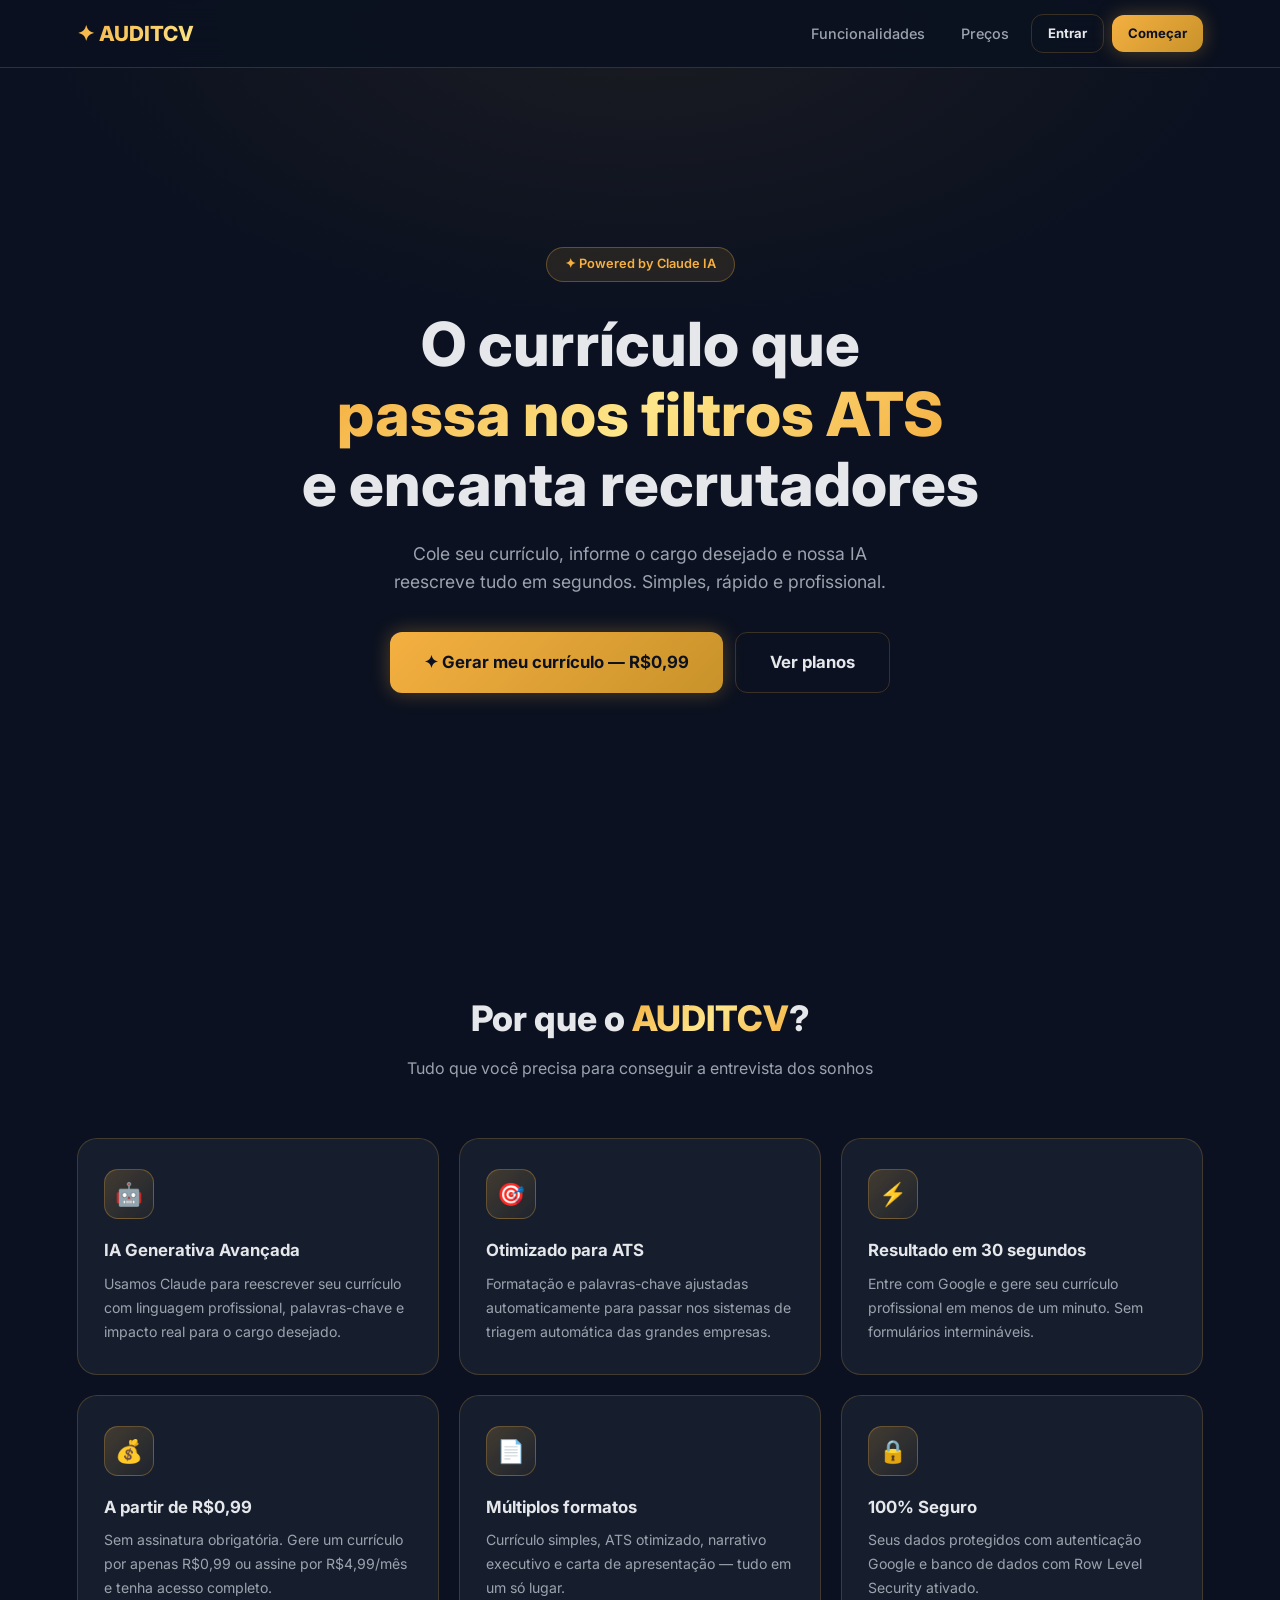
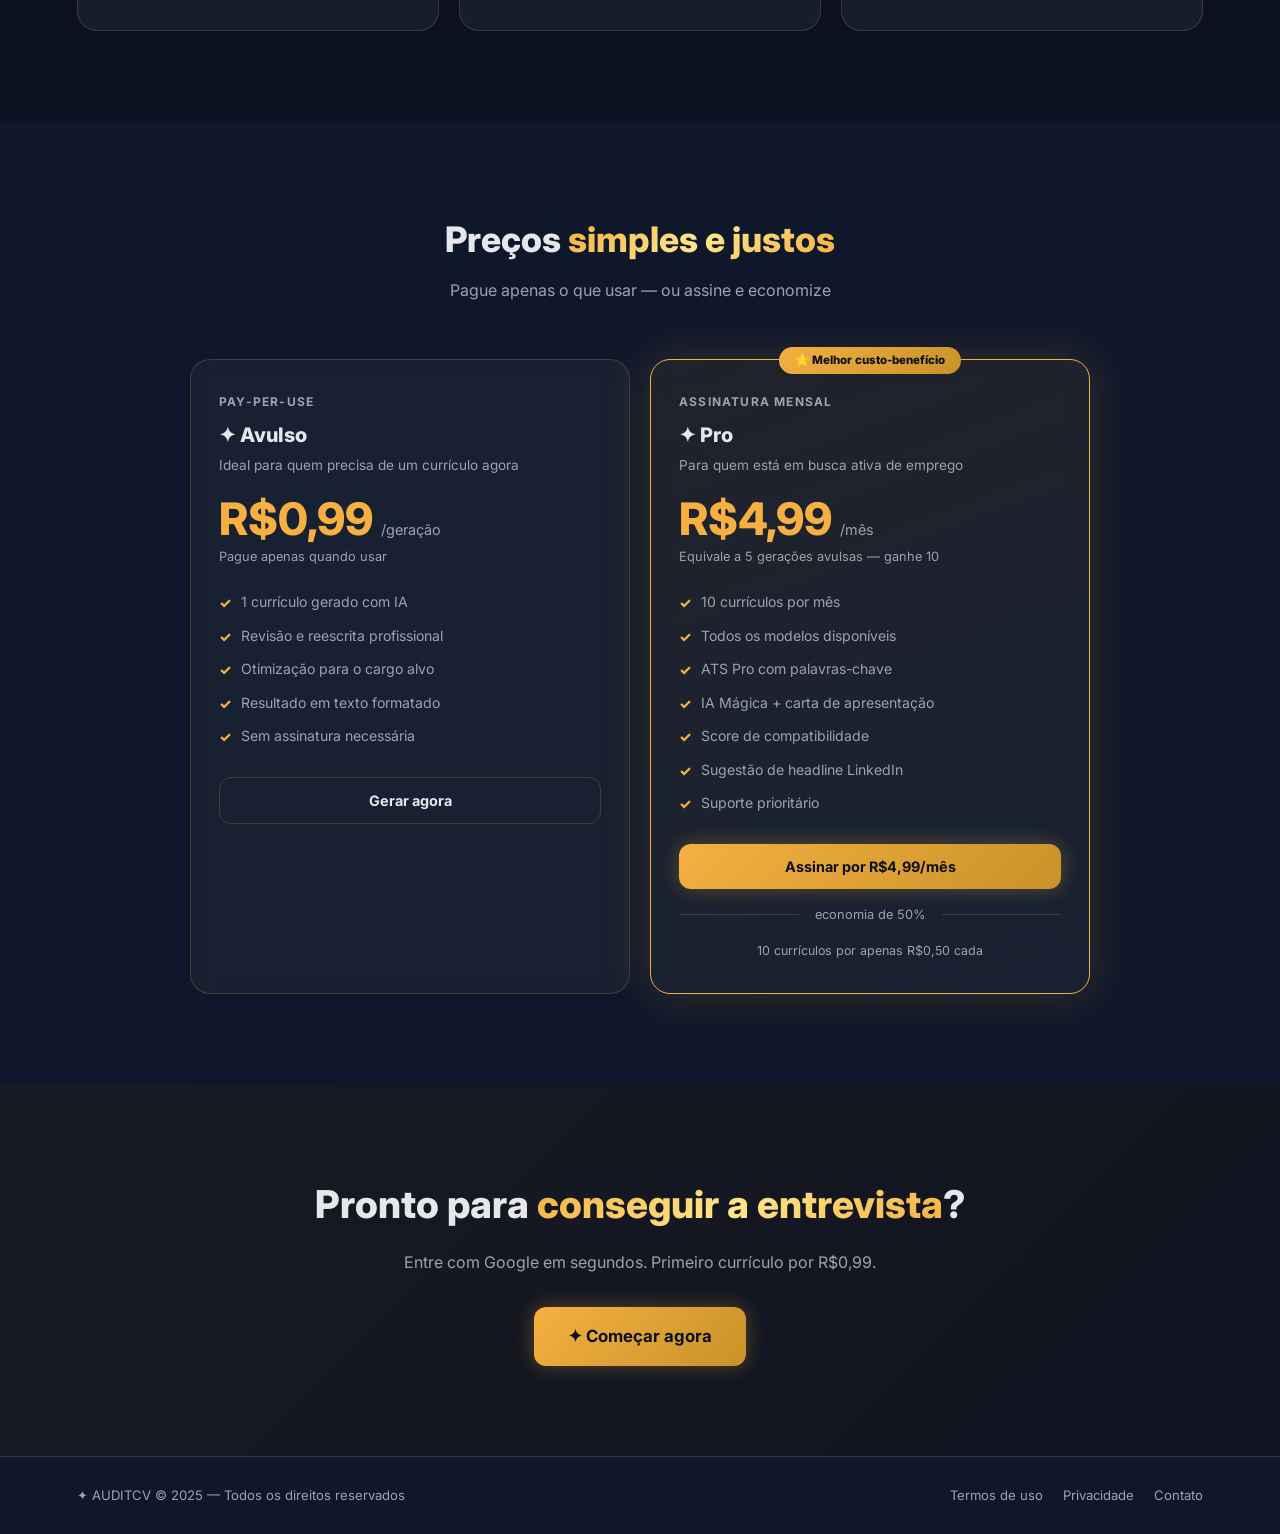
<file: index.html.html>
<!DOCTYPE html>
<html lang="pt-BR">
<head>
  <meta charset="UTF-8"/>
  <meta name="viewport" content="width=device-width, initial-scale=1.0"/>
  <title>AUDITCV — Currículo com IA que passa em tudo</title>
  <link rel="preconnect" href="https://fonts.googleapis.com"/>
  <link href="https://fonts.googleapis.com/css2?family=Inter:wght@300;400;500;600;700;800&display=swap" rel="stylesheet"/>
  <style>
    /* ── Reset ── */
    *, *::before, *::after { box-sizing: border-box; margin: 0; padding: 0; }
    :root {
      --bg: #0B1120; --bg2: #0F172A; --bg3: #1E293B;
      --gold: #F5B041; --gold-dim: #C8922A; --gold-glow: rgba(245,176,65,.15);
      --text: #E5E7EB; --muted: #9CA3AF;
      --border: rgba(245,176,65,.2); --card: rgba(31,41,55,.6);
      --r: 12px; --rl: 20px;
    }
    html { scroll-behavior: smooth; }
    body { font-family: 'Inter', sans-serif; background: var(--bg); color: var(--text); line-height: 1.6; min-height: 100vh; -webkit-font-smoothing: antialiased; }
    a { color: var(--gold); text-decoration: none; }
    ::-webkit-scrollbar { width: 6px; } ::-webkit-scrollbar-track { background: var(--bg2); } ::-webkit-scrollbar-thumb { background: var(--gold-dim); border-radius: 3px; }

    /* ── Navbar ── */
    .nav {
      position: fixed; top: 0; left: 0; right: 0; z-index: 100;
      display: flex; align-items: center; justify-content: space-between;
      padding: 0 6%; height: 68px;
      background: rgba(11,17,32,.9); backdrop-filter: blur(16px);
      border-bottom: 1px solid var(--border);
    }
    .logo { font-size: 1.3rem; font-weight: 800; background: linear-gradient(135deg,var(--gold),#FDE68A); -webkit-background-clip: text; -webkit-text-fill-color: transparent; background-clip: text; }
    .nav-links { display: flex; align-items: center; gap: 8px; }
    .nav-link { padding: 8px 14px; border-radius: 8px; color: var(--muted); font-size: .9rem; font-weight: 500; transition: all .2s; }
    .nav-link:hover { color: var(--gold); background: var(--gold-glow); }
    .btn { display: inline-flex; align-items: center; gap: 8px; padding: 11px 22px; border-radius: var(--r); font-family: inherit; font-size: .9rem; font-weight: 700; cursor: pointer; border: none; transition: all .25s; text-decoration: none; }
    .btn-primary { background: linear-gradient(135deg,var(--gold),var(--gold-dim)); color: #0B1120; box-shadow: 0 0 20px rgba(245,176,65,.3); }
    .btn-primary:hover { transform: translateY(-2px); box-shadow: 0 0 32px rgba(245,176,65,.5); }
    .btn-outline { background: transparent; border: 1.5px solid var(--border); color: var(--text); }
    .btn-outline:hover { border-color: var(--gold); color: var(--gold); background: var(--gold-glow); }
    .btn-sm { padding: 8px 16px; font-size: .82rem; }
    .btn-lg { padding: 16px 34px; font-size: 1.05rem; }

    /* ── Hero ── */
    .hero {
      min-height: 100vh; display: flex; align-items: center; justify-content: center;
      text-align: center; padding: 120px 20px 80px;
      background: radial-gradient(ellipse 80% 60% at 50% 0%, rgba(245,176,65,.07) 0%, transparent 60%), var(--bg);
    }
    .hero-inner { max-width: 700px; }
    .pill { display: inline-flex; align-items: center; gap: 8px; background: rgba(245,176,65,.1); border: 1px solid rgba(245,176,65,.3); border-radius: 999px; padding: 6px 18px; font-size: .8rem; font-weight: 600; color: var(--gold); margin-bottom: 28px; }
    .hero h1 { font-size: clamp(2.2rem, 6vw, 3.8rem); line-height: 1.15; margin-bottom: 20px; font-weight: 800; }
    .grad { background: linear-gradient(135deg,var(--gold) 0%,#FDE68A 50%,var(--gold) 100%); -webkit-background-clip: text; -webkit-text-fill-color: transparent; background-clip: text; }
    .hero p { font-size: 1.1rem; color: var(--muted); max-width: 520px; margin: 0 auto 36px; }
    .cta-row { display: flex; gap: 12px; justify-content: center; flex-wrap: wrap; }

    /* ── Seções ── */
    section { padding: 90px 6%; }
    .sec-title { text-align: center; margin-bottom: 56px; }
    .sec-title h2 { font-size: clamp(1.6rem, 4vw, 2.2rem); font-weight: 800; margin-bottom: 10px; }
    .sec-title p { color: var(--muted); font-size: 1rem; }

    /* ── Features ── */
    .features-bg { background: var(--bg); }
    .grid-3 { display: grid; grid-template-columns: repeat(auto-fit, minmax(280px, 1fr)); gap: 20px; }
    .feat-card {
      background: var(--card); backdrop-filter: blur(12px);
      border: 1px solid var(--border); border-radius: var(--rl); padding: 30px 26px;
      transition: all .3s;
    }
    .feat-card:hover { border-color: rgba(245,176,65,.5); transform: translateY(-4px); box-shadow: 0 16px 48px rgba(245,176,65,.1); }
    .feat-icon { width: 50px; height: 50px; border-radius: 14px; background: linear-gradient(135deg,rgba(245,176,65,.2),rgba(245,176,65,.04)); border: 1px solid rgba(245,176,65,.3); display: flex; align-items: center; justify-content: center; font-size: 1.4rem; margin-bottom: 18px; }
    .feat-card h3 { font-size: 1.05rem; margin-bottom: 8px; font-weight: 700; }
    .feat-card p { color: var(--muted); font-size: .88rem; line-height: 1.7; }

    /* ── Preços ── */
    .pricing-bg { background: var(--bg2); }
    .grid-plans { display: grid; grid-template-columns: repeat(auto-fit, minmax(280px, 1fr)); gap: 20px; max-width: 900px; margin: 0 auto; }
    .plan {
      background: var(--card); backdrop-filter: blur(12px);
      border: 1px solid var(--border); border-radius: var(--rl); padding: 32px 28px;
      position: relative; transition: all .3s;
    }
    .plan:hover { transform: translateY(-4px); }
    .plan.featured {
      border-color: var(--gold);
      box-shadow: 0 0 50px rgba(245,176,65,.18);
      background: linear-gradient(160deg, rgba(245,176,65,.08), rgba(31,41,55,.6));
    }
    .plan-badge {
      position: absolute; top: -13px; left: 50%; transform: translateX(-50%);
      background: linear-gradient(135deg,var(--gold),var(--gold-dim));
      color: #0B1120; font-size: .72rem; font-weight: 800;
      padding: 4px 16px; border-radius: 999px; white-space: nowrap;
    }
    .plan-name { font-size: .75rem; font-weight: 700; text-transform: uppercase; letter-spacing: .1em; color: var(--muted); margin-bottom: 8px; }
    .plan-title { font-size: 1.25rem; font-weight: 800; margin-bottom: 4px; }
    .plan-desc { font-size: .85rem; color: var(--muted); margin-bottom: 20px; }
    .plan-price { margin: 16px 0 24px; }
    .plan-price .amount { font-size: 2.8rem; font-weight: 800; color: var(--gold); line-height: 1; }
    .plan-price .period { font-size: .9rem; color: var(--muted); margin-left: 4px; }
    .plan-price .sub { font-size: .8rem; color: var(--muted); margin-top: 4px; display: block; }
    .plan-features { list-style: none; display: flex; flex-direction: column; gap: 10px; margin-bottom: 28px; }
    .plan-features li { display: flex; align-items: flex-start; gap: 10px; font-size: .88rem; color: var(--muted); }
    .plan-features li::before { content: '✓'; color: var(--gold); font-weight: 800; flex-shrink: 0; margin-top: 1px; }
    .divider-plans { display: flex; align-items: center; justify-content: center; gap: 16px; margin: 16px 0; color: var(--muted); font-size: .8rem; }
    .divider-plans::before, .divider-plans::after { content: ''; flex: 1; height: 1px; background: var(--border); }

    /* ── CTA Banner ── */
    .cta-sec { background: linear-gradient(135deg,rgba(245,176,65,.06),rgba(245,176,65,.02)), var(--bg); text-align: center; }
    .cta-sec h2 { font-size: clamp(1.6rem, 4vw, 2.4rem); font-weight: 800; margin-bottom: 14px; }
    .cta-sec p { color: var(--muted); margin-bottom: 32px; font-size: 1rem; }

    /* ── Footer ── */
    footer {
      padding: 28px 6%; border-top: 1px solid var(--border);
      display: flex; align-items: center; justify-content: space-between; flex-wrap: wrap; gap: 12px;
      color: var(--muted); font-size: .82rem; background: var(--bg2);
    }
    footer a { color: var(--muted); transition: color .2s; }
    footer a:hover { color: var(--gold); }

    /* ── Mobile ── */
    @media(max-width: 640px) {
      .nav-links .nav-link { display: none; }
      .hero h1 { font-size: 2rem; }
      section { padding: 60px 5%; }
    }
  </style>
</head>
<body>

<!-- NAVBAR -->
<nav class="nav">
  <a href="index.html" class="logo">✦ AUDITCV</a>
  <div class="nav-links">
    <a href="#features" class="nav-link">Funcionalidades</a>
    <a href="#precos" class="nav-link">Preços</a>
    <a href="login.html" class="btn btn-outline btn-sm">Entrar</a>
    <a href="login.html" class="btn btn-primary btn-sm">Começar</a>
  </div>
</nav>

<!-- HERO -->
<section class="hero">
  <div class="hero-inner">
    <div class="pill">✦ Powered by Claude IA</div>
    <h1>O currículo que<br><span class="grad">passa nos filtros ATS</span><br>e encanta recrutadores</h1>
    <p>Cole seu currículo, informe o cargo desejado e nossa IA reescreve tudo em segundos. Simples, rápido e profissional.</p>
    <div class="cta-row">
      <a href="login.html" class="btn btn-primary btn-lg">✦ Gerar meu currículo — R$0,99</a>
      <a href="#precos" class="btn btn-outline btn-lg">Ver planos</a>
    </div>
  </div>
</section>

<!-- FEATURES -->
<section class="features-bg" id="features">
  <div class="sec-title">
    <h2>Por que o <span class="grad">AUDITCV</span>?</h2>
    <p>Tudo que você precisa para conseguir a entrevista dos sonhos</p>
  </div>
  <div class="grid-3">
    <div class="feat-card">
      <div class="feat-icon">🤖</div>
      <h3>IA Generativa Avançada</h3>
      <p>Usamos Claude para reescrever seu currículo com linguagem profissional, palavras-chave e impacto real para o cargo desejado.</p>
    </div>
    <div class="feat-card">
      <div class="feat-icon">🎯</div>
      <h3>Otimizado para ATS</h3>
      <p>Formatação e palavras-chave ajustadas automaticamente para passar nos sistemas de triagem automática das grandes empresas.</p>
    </div>
    <div class="feat-card">
      <div class="feat-icon">⚡</div>
      <h3>Resultado em 30 segundos</h3>
      <p>Entre com Google e gere seu currículo profissional em menos de um minuto. Sem formulários intermináveis.</p>
    </div>
    <div class="feat-card">
      <div class="feat-icon">💰</div>
      <h3>A partir de R$0,99</h3>
      <p>Sem assinatura obrigatória. Gere um currículo por apenas R$0,99 ou assine por R$4,99/mês e tenha acesso completo.</p>
    </div>
    <div class="feat-card">
      <div class="feat-icon">📄</div>
      <h3>Múltiplos formatos</h3>
      <p>Currículo simples, ATS otimizado, narrativo executivo e carta de apresentação — tudo em um só lugar.</p>
    </div>
    <div class="feat-card">
      <div class="feat-icon">🔒</div>
      <h3>100% Seguro</h3>
      <p>Seus dados protegidos com autenticação Google e banco de dados com Row Level Security ativado.</p>
    </div>
  </div>
</section>

<!-- PREÇOS -->
<section class="pricing-bg" id="precos">
  <div class="sec-title">
    <h2>Preços <span class="grad">simples e justos</span></h2>
    <p>Pague apenas o que usar — ou assine e economize</p>
  </div>

  <div class="grid-plans">

    <!-- Pay-per-use -->
    <div class="plan">
      <div class="plan-name">Pay-per-use</div>
      <div class="plan-title">✦ Avulso</div>
      <div class="plan-desc">Ideal para quem precisa de um currículo agora</div>
      <div class="plan-price">
        <span class="amount">R$0,99</span>
        <span class="period">/geração</span>
        <span class="sub">Pague apenas quando usar</span>
      </div>
      <ul class="plan-features">
        <li>1 currículo gerado com IA</li>
        <li>Revisão e reescrita profissional</li>
        <li>Otimização para o cargo alvo</li>
        <li>Resultado em texto formatado</li>
        <li>Sem assinatura necessária</li>
      </ul>
      <a href="login.html" class="btn btn-outline" style="width:100%;justify-content:center">Gerar agora</a>
    </div>

    <!-- Assinatura -->
    <div class="plan featured">
      <div class="plan-badge">⭐ Melhor custo-benefício</div>
      <div class="plan-name">Assinatura mensal</div>
      <div class="plan-title">✦ Pro</div>
      <div class="plan-desc">Para quem está em busca ativa de emprego</div>
      <div class="plan-price">
        <span class="amount">R$4,99</span>
        <span class="period">/mês</span>
        <span class="sub">Equivale a 5 gerações avulsas — ganhe 10</span>
      </div>
      <ul class="plan-features">
        <li>10 currículos por mês</li>
        <li>Todos os modelos disponíveis</li>
        <li>ATS Pro com palavras-chave</li>
        <li>IA Mágica + carta de apresentação</li>
        <li>Score de compatibilidade</li>
        <li>Sugestão de headline LinkedIn</li>
        <li>Suporte prioritário</li>
      </ul>
      <a href="login.html" class="btn btn-primary" style="width:100%;justify-content:center">Assinar por R$4,99/mês</a>

      <div class="divider-plans">economia de 50%</div>
      <p style="font-size:.78rem;color:var(--muted);text-align:center">10 currículos por apenas R$0,50 cada</p>
    </div>

  </div>
</section>

<!-- CTA -->
<section class="cta-sec">
  <h2>Pronto para <span class="grad">conseguir a entrevista</span>?</h2>
  <p>Entre com Google em segundos. Primeiro currículo por R$0,99.</p>
  <a href="login.html" class="btn btn-primary btn-lg">✦ Começar agora</a>
</section>

<!-- FOOTER -->
<footer>
  <span>✦ AUDITCV &copy; 2025 — Todos os direitos reservados</span>
  <div style="display:flex;gap:20px">
    <a href="#">Termos de uso</a>
    <a href="#">Privacidade</a>
    <a href="#">Contato</a>
  </div>
</footer>

</body>
</html>
</file>
